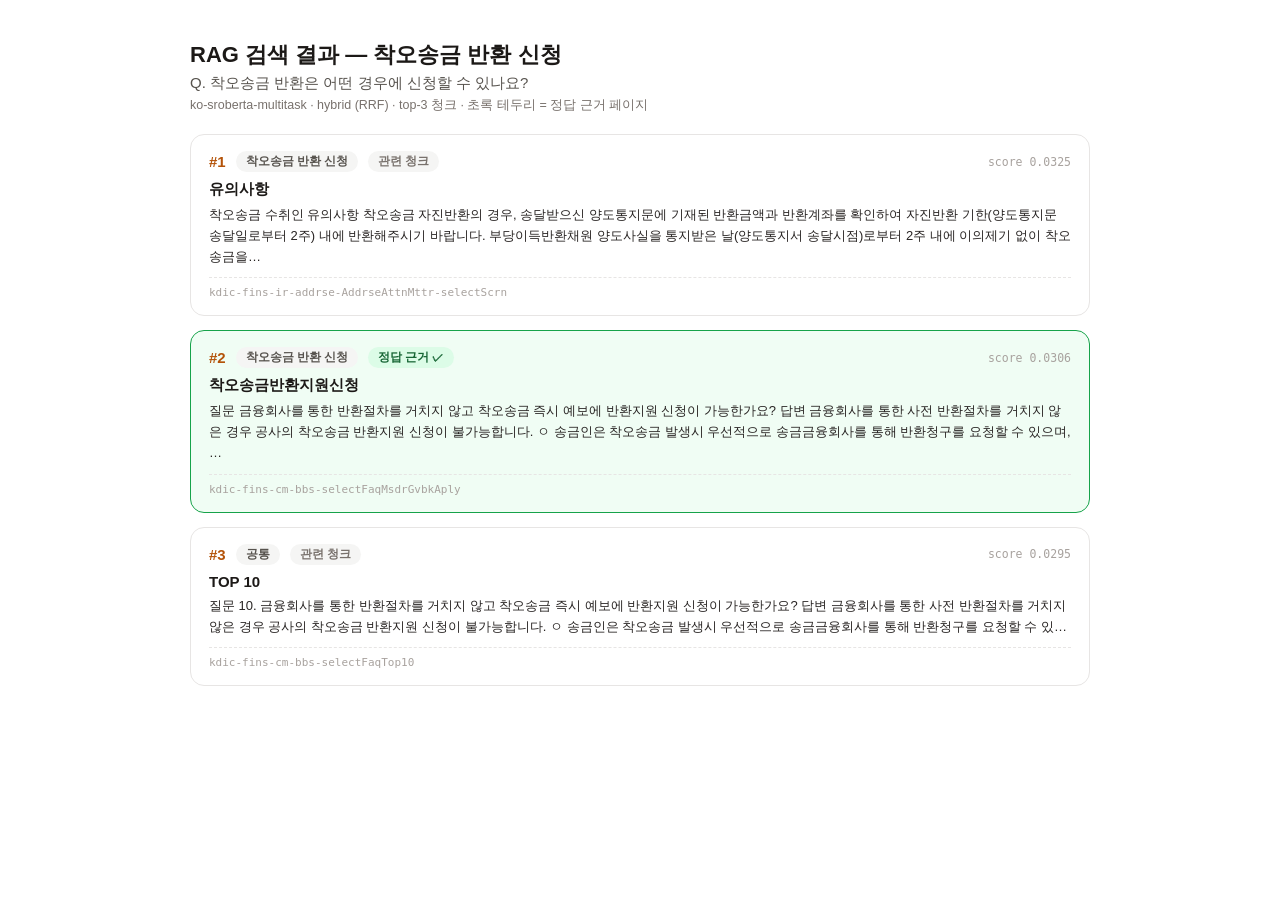
<file: crawler/slide_kmrs_top3.html>
<!doctype html><html lang="ko"><meta charset="utf-8">
<title>착오송금 검색 top-3</title>
<style>
  body{font-family:'Pretendard','Apple SD Gothic Neo','Malgun Gothic',sans-serif;
       background:#fff;color:#1c1917;margin:0;padding:40px}
  .wrap{max-width:900px;margin:0 auto}
  h1{font-size:22px;margin:0 0 4px}
  .q{font-size:15px;color:#57534e;margin:0 0 4px}
  .meta{font-size:12.5px;color:#78716c;margin:0 0 20px}
  .card{border:1px solid #e7e5e4;border-radius:14px;padding:16px 18px;margin-bottom:14px}
  .card.g{border-color:#16a34a;background:#f0fdf4}
  .row{display:flex;align-items:center;gap:10px;margin-bottom:8px;flex-wrap:wrap}
  .rank{font-weight:800;font-size:15px;color:#b45309}
  .tag{font-size:11.5px;font-weight:700;background:#f5f5f4;color:#57534e;padding:3px 10px;border-radius:999px}
  .b{font-size:11.5px;font-weight:800;padding:3px 10px;border-radius:999px}
  .b.hit{background:#dcfce7;color:#166534} .b.oth{background:#f5f5f4;color:#78716c}
  .score{margin-left:auto;font-size:11.5px;color:#a8a29e;font-family:ui-monospace,monospace}
  .title{font-size:15px;font-weight:700;margin-bottom:6px}
  .snip{font-size:13px;line-height:1.6;color:#292524}
  .src{font-size:11px;color:#a8a29e;font-family:ui-monospace,monospace;margin-top:10px;
        border-top:1px dashed #e7e5e4;padding-top:8px}
</style>
<div class="wrap">
  <h1>RAG 검색 결과 — 착오송금 반환 신청</h1>
  <p class="q">Q. 착오송금 반환은 어떤 경우에 신청할 수 있나요?</p>
  <p class="meta">ko-sroberta-multitask · hybrid (RRF) · top-3 청크 · 초록 테두리 = 정답 근거 페이지</p>
  
    <div class="card ">
      <div class="row">
        <span class="rank">#1</span>
        <span class="tag">착오송금 반환 신청</span>
        <span class="b oth">관련 청크</span>
        <span class="score">score 0.0325</span>
      </div>
      <div class="title">유의사항</div>
      <div class="snip">착오송금 수취인 유의사항 착오송금 자진반환의 경우, 송달받으신 양도통지문에 기재된 반환금액과 반환계좌를 확인하여 자진반환 기한(양도통지문 송달일로부터 2주) 내에 반환해주시기 바랍니다. 부당이득반환채원 양도사실을 통지받은 날(양도통지서 송달시점)로부터 2주 내에 이의제기 없이 착오송금을…</div>
      <div class="src">kdic-fins-ir-addrse-AddrseAttnMttr-selectScrn</div>
    </div>
    <div class="card g">
      <div class="row">
        <span class="rank">#2</span>
        <span class="tag">착오송금 반환 신청</span>
        <span class="b hit">정답 근거 ✓</span>
        <span class="score">score 0.0306</span>
      </div>
      <div class="title">착오송금반환지원신청</div>
      <div class="snip">질문 금융회사를 통한 반환절차를 거치지 않고 착오송금 즉시 예보에 반환지원 신청이 가능한가요? 답변 금융회사를 통한 사전 반환절차를 거치지 않은 경우 공사의 착오송금 반환지원 신청이 불가능합니다. ㅇ 송금인은 착오송금 발생시 우선적으로 송금금융회사를 통해 반환청구를 요청할 수 있으며, …</div>
      <div class="src">kdic-fins-cm-bbs-selectFaqMsdrGvbkAply</div>
    </div>
    <div class="card ">
      <div class="row">
        <span class="rank">#3</span>
        <span class="tag">공통</span>
        <span class="b oth">관련 청크</span>
        <span class="score">score 0.0295</span>
      </div>
      <div class="title">TOP 10</div>
      <div class="snip">질문 10. 금융회사를 통한 반환절차를 거치지 않고 착오송금 즉시 예보에 반환지원 신청이 가능한가요? 답변 금융회사를 통한 사전 반환절차를 거치지 않은 경우 공사의 착오송금 반환지원 신청이 불가능합니다. ㅇ 송금인은 착오송금 발생시 우선적으로 송금금융회사를 통해 반환청구를 요청할 수 있…</div>
      <div class="src">kdic-fins-cm-bbs-selectFaqTop10</div>
    </div>
</div></html>
</file>
